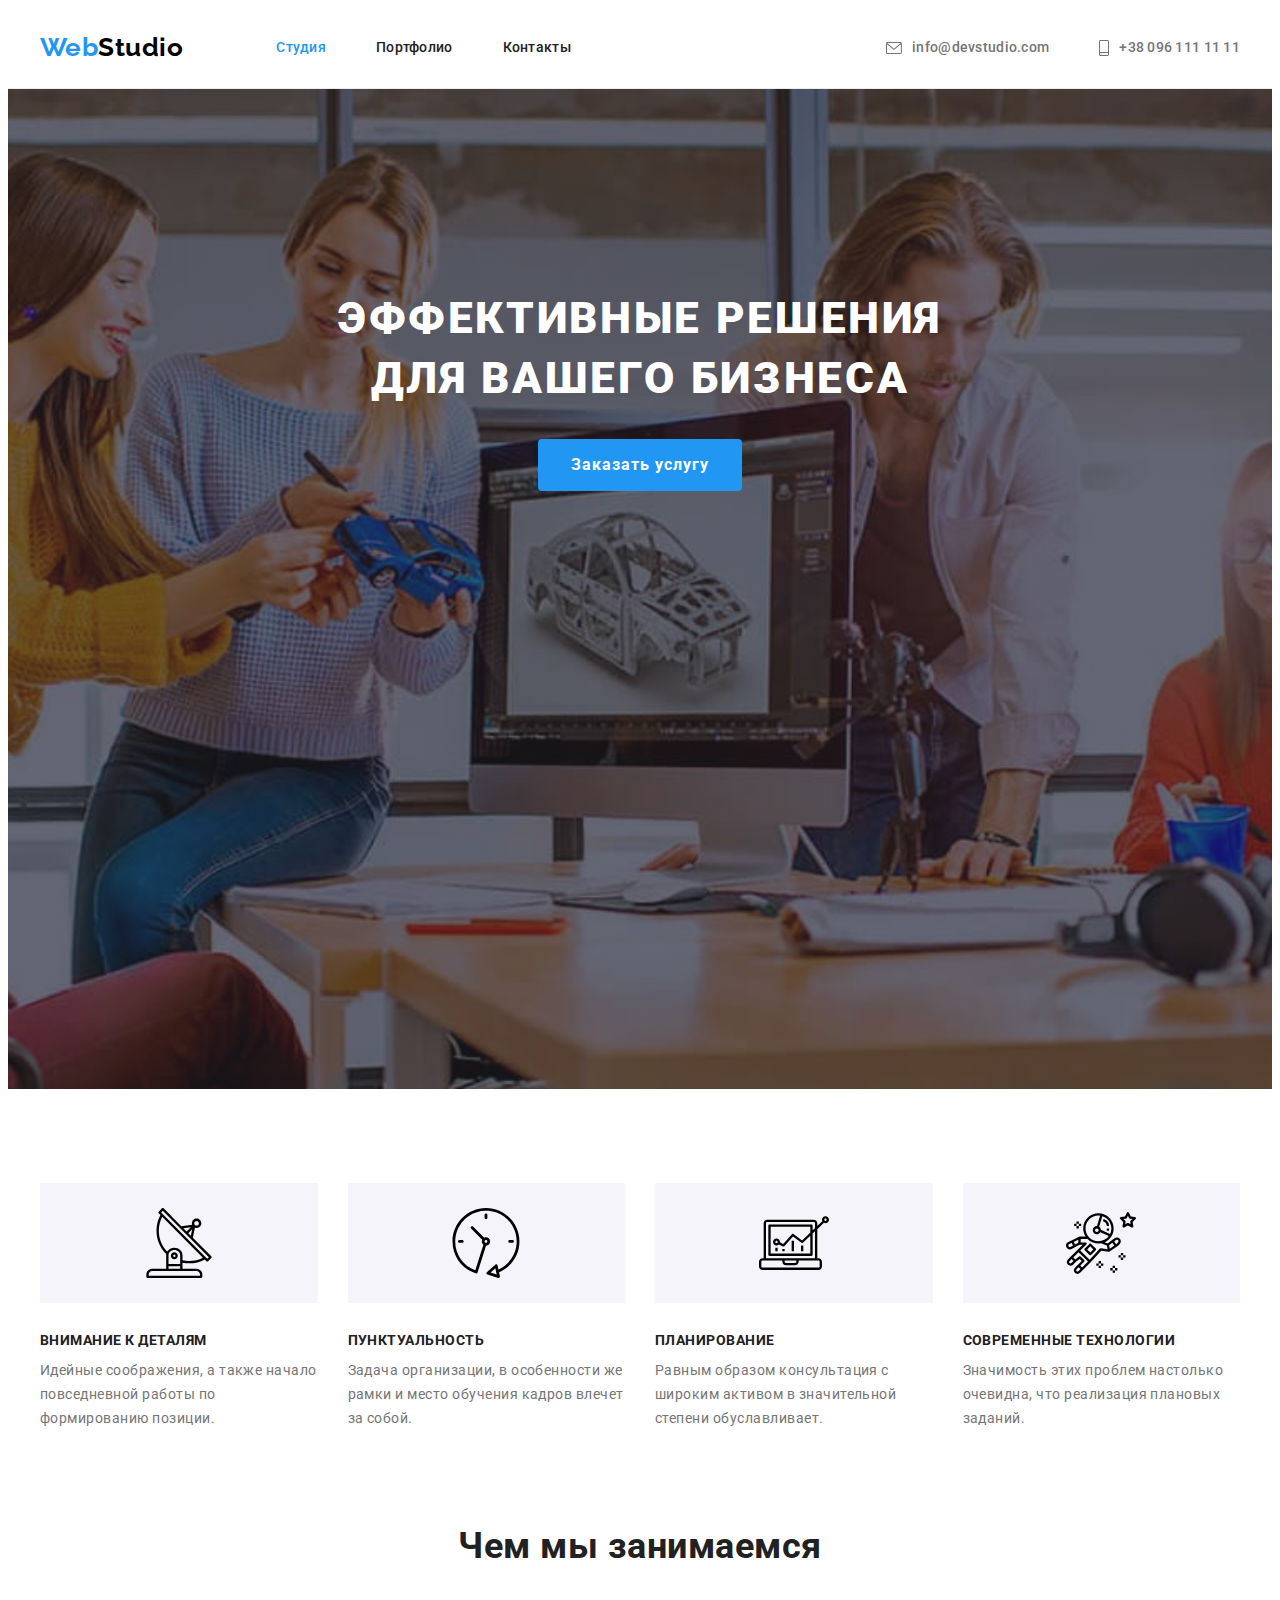
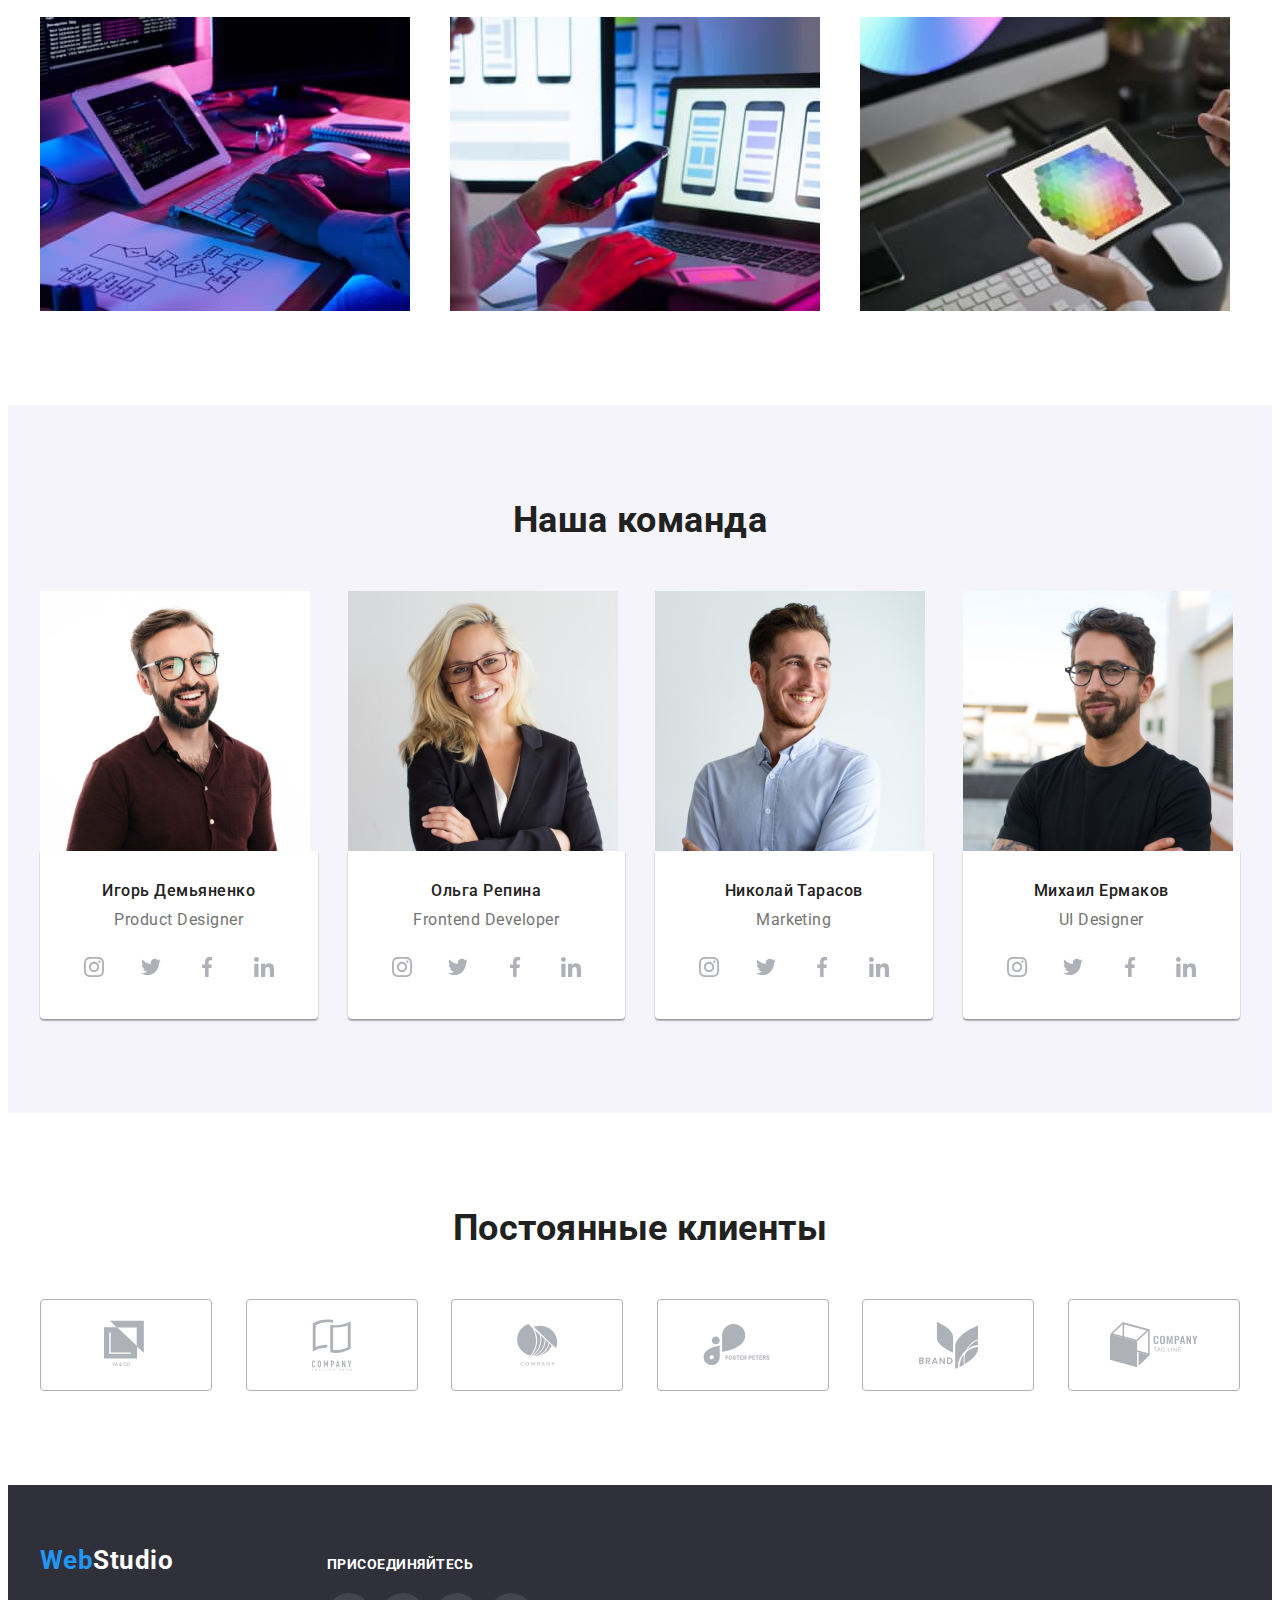
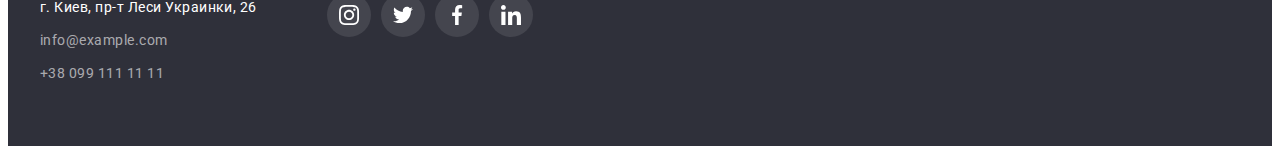
<file: index.html>
<!DOCTYPE html>
<html lang="ru">
<head>
    <meta charset="UTF-8">
    <meta http-equiv="X-UA-Compatible" content="IE=edge">
    <meta name="viewport" content="width=device-width, initial-scale=1.0">
    <title>WebStudio</title>
    <link rel="preconnect" href="https://fonts.gstatic.com">
    <link href="https://fonts.googleapis.com/css2?family=Raleway:wght@700&family=Roboto:wght@400;500;700;900&display=swap"
        rel="stylesheet">
    <link rel="stylesheet" href="https://cdnjs.cloudflare.com/ajax/libs/modern-normalize/1.0.0/modern-normalize.min.css"
        integrity="sha512-ISS7cAi1PEhQ8jnbJpJZMd29NlhNj4AWYyLOSp2CE/CsHxTCu+r+t0D2yoJudVrd0/8fTVPUVDzY5Tvli75u/g=="
        crossorigin="anonymous" />
    <link rel="stylesheet" href="./css/styles.css">
</head>
<body>
    <!-- Header -->
      <header class="header">
        <div class="container flex">
    <nav class="navigation">
        <a class="logo-link link" href="./index.html" lang="en"><span class="logo-blue">Web</span><span
                class="logo-black">Studio</span></a>
        <ul class="navigation-list list">
            <li class="navigation-item"><a class="navigation-link link current" href="./index.html">Студия</a></li>
            <li class="navigation-item"><a class="navigation-link link" href="./portfolio.html">Портфолио</a></li>
            <li class="navigation-item"><a class="navigation-link link" href="">Контакты</a></li>
        </ul>
    </nav>
    <ul class="header-contact-list list">
        <li class="contact">
            
            <a class="contact-link link" href="mailto:info@devstudio.com">
                <svg class="contact-icon" width="16px" height="12px">
                    <use href="./images/sprite.svg#icon-mail"></use>
                </svg>
                info@devstudio.com</a>
        </li>
        <li class="contact">
            
            <a class="contact-link link phone" href="tel:+380961111111">
                <svg class="contact-icon" width="10px" height="16px">
                    <use href="./images/sprite.svg#icon-phone"></use>
                </svg>
                +38 096 111 11 11</a>
        </li>
    </ul>
    </div>
      </header>
    <main>
        <!--HERO-->
        <section class="section hero overlay">
            <div class="container">
            <h1 class="hero-title">
                Эффективные решения <br />
                для вашего бизнеса
            </h1>
            <button type="button" class="hero-button">Заказать услугу</button>
        </div>
        </section>
        <!--Преимущества-->
        <section class="section">
            <!--Заголовок Преимущества нужно скрыть-->
            <div class="container">
            <h2 class="section-title visually-hidden">Преимущества</h2>
            <ul class="list advantages-list">
                <li class="advantages-item">
                    <div class="advantages-icon">
                        <svg class="icon">
                            <use href="./images/sprite.svg#icon-antenna"></use>
                        </svg>
                    </div>
                    <h3 class="advantages">Внимание к деталям</h3>
                    <p class="advantages-text text">
                        Идейные соображения, а также начало повседневной работы по
                        формированию позиции.
                    </p>
                </li>
                <li class="advantages-item">
                    <div class="advantages-icon">
                        <svg class="icon">
                            <use href="./images/sprite.svg#icon-clock"></use>
                        </svg>
                    </div>
                    <h3 class="advantages">Пунктуальность</h3>
                    <p class="advantages-text text">
                        Задача организации, в особенности же рамки и место обучения кадров
                        влечет за собой.
                    </p>
                </li>
                <li class="advantages-item">
                    <div class="advantages-icon">
                        <svg class="icon">
                            <use href="./images/sprite.svg#icon-diagram"></use>
                        </svg>
                    </div>
                    <h3 class="advantages">Планирование</h3>
                    <p class="advantages-text text">
                        Равным образом консультация с широким активом в значительной
                        степени обуславливает.
                    </p>
                </li>
                <li class="advantages-item">
                    <div class="advantages-icon">
                        <svg class="icon">
                            <use href="./images/sprite.svg#icon-astronaut"></use>
                        </svg>
                    </div>
                    <h3 class="advantages">Современные технологии</h3>
                    <p class="advantages-text text">
                        Значимость этих проблем настолько очевидна, что реализация
                        плановых заданий.
                    </p>
                </li>
            </ul>
            </div>
        </section>
        <!--Чем мы занимаемся-->
        <section class="section work">
            <div class="container">
            <h2 class="section-title">Чем мы занимаемся</h2>
            <ul class="list work-list">
                <li class="work-item">
                    <img src="./images/Чем_мы_занимаемся/computer.jpg" width="370" height="294" alt="Десктопные приложения"/>
                </li>
                <li class="work-item">
                    <img src="./images/Чем_мы_занимаемся/phone.jpg" width="370" height="294" alt="Мобильные приложения"/>
                </li>
                <li class="work-item">
                    <img src="./images/Чем_мы_занимаемся/ipad.jpg" width="370" height="294" alt="Дизайнерские решения"/>
                </li>
            </ul>
            </div>
        </section>
        <!--Команда-->
        <section class="section team">
            <div class="container">
            <h2 class="section-title">Наша команда</h2>
            <ul class="list team-list">
                <li class="team-item">
                    <img class="team-photo" src="./images/Команда/Igor_Demjanenko.jpg" width="270" height="260" alt="фото Игорь Демьяненко" />
                    <div class="team-description">
                    <h3 class="team-members">Игорь Демьяненко</h3>
                    <p class="team-text text">Product Designer</p>
                    <ul class="list social-icons-list">
                        <li> <a class="social-link" href="">
                            <svg class="social-icon">
                                <use href="./images/sprite.svg#icon-instagram"></use>
                            </svg>
                            </a>
                        </li>
                        <li> <a class="social-link" href="">
                                <svg class="social-icon">
                                    <use href="./images/sprite.svg#icon-twitter"></use>
                                </svg>
                            </a>
                        </li>
                        <li> <a class="social-link" href="">
                                <svg class="social-icon">
                                    <use href="./images/sprite.svg#icon-facebook"></use>
                                </svg>
                            </a>
                        </li>
                        <li> <a class="social-link" href="">
                                <svg class="social-icon">
                                    <use href="./images/sprite.svg#icon-linkedin"></use>
                                </svg>
                            </a>
                        </li>
                    </ul>
                    </div>
                </li>
                <li class="team-item">
                    <img class="team-photo" src="./images/Команда/Olga_Repina.jpg" width="270" height="260" alt="Фото Ольга Репина" />
                    <div class="team-description">
                    <h3 class="team-members">Ольга Репина</h3>
                    <p class="team-text text">Frontend Developer</p>
                    <ul class="list social-icons-list">
                        <li> <a class="social-link" href="">
                                <svg class="social-icon">
                                    <use href="./images/sprite.svg#icon-instagram"></use>
                                </svg>
                            </a>
                        </li>
                        <li> <a class="social-link" href="">
                                <svg class="social-icon">
                                    <use href="./images/sprite.svg#icon-twitter"></use>
                                </svg>
                            </a>
                        </li>
                        <li> <a class="social-link" href="">
                                <svg class="social-icon">
                                    <use href="./images/sprite.svg#icon-facebook"></use>
                                </svg>
                            </a>
                        </li>
                        <li> <a class="social-link" href="">
                                <svg class="social-icon">
                                    <use href="./images/sprite.svg#icon-linkedin"></use>
                                </svg>
                            </a>
                        </li>
                    </ul>
                    </div>
                </li>
                <li class="team-item">
                    <img class="team-photo" src="./images/Команда/Nikolai_Tarasov.jpg" width="270" height="260" alt="фото Николай Тарасов" />
                    <div class="team-description">
                    <h3 class="team-members">Николай Тарасов</h3>
                    <p class="team-text text">Marketing</p>
                    <ul class="list social-icons-list">
                        <li> <a class="social-link" href="">
                                <svg class="social-icon">
                                    <use href="./images/sprite.svg#icon-instagram"></use>
                                </svg>
                            </a>
                        </li>
                        <li> <a class="social-link" href="">
                                <svg class="social-icon">
                                    <use href="./images/sprite.svg#icon-twitter"></use>
                                </svg>
                            </a>
                        </li>
                        <li> <a class="social-link" href="">
                                <svg class="social-icon">
                                    <use href="./images/sprite.svg#icon-facebook"></use>
                                </svg>
                            </a>
                        </li>
                        <li> <a class="social-link" href="">
                                <svg class="social-icon">
                                    <use href="./images/sprite.svg#icon-linkedin"></use>
                                </svg>
                            </a>
                        </li>
                    </ul>
                    </div>
                </li>
                <li class="team-item">
                    <img class="team-photo" src="./images/Команда/Michail_Ermakov.jpg" width="270" height="260" alt="фото Михаил Ермаков" />
                    <div class="team-description">
                    <h3 class="team-members">Михаил Ермаков</h3>
                    <p class="team-text text">UI Designer</p>
                    <ul class="list social-icons-list">
                        <li> <a class="social-link" href="">
                                <svg class="social-icon">
                                    <use href="./images/sprite.svg#icon-instagram"></use>
                                </svg>
                            </a>
                        </li>
                        <li> <a class="social-link" href="">
                                <svg class="social-icon">
                                    <use href="./images/sprite.svg#icon-twitter"></use>
                                </svg>
                            </a>
                        </li>
                        <li> <a class="social-link" href="">
                                <svg class="social-icon">
                                    <use href="./images/sprite.svg#icon-facebook"></use>
                                </svg>
                            </a>
                        </li>
                        <li> <a class="social-link" href="">
                                <svg class="social-icon">
                                    <use href="./images/sprite.svg#icon-linkedin"></use>
                                </svg>
                            </a>
                        </li>
                    </ul>
                    </div>
                </li>
            </ul>
            </div>
        </section>
        <!-- Постоянные клиенты -->
        <section class="section">
            <div class="container">
                <h2 class="section-title">Постоянные клиенты</h2>
                <ul class="list client-list">
                    <li>
                        <div class="client">
                            <a class="client-link" href="">
                            <svg class="client-icon" width="44px" heith="50px">
                                <use href="./images/sprite.svg#icon-ya-co">

                                </use>
                            </svg>
                            </a>
                        </div>
                    </li>
                    <li>
                        <div class="client">
                            <a class="client-link" href="">
                            <svg class="client-icon"  width="40px" height="52px">
                                <use href="./images/sprite.svg#icon-company-tagline-here">

                                </use>
                            </svg>
                            </a>
                        </div>
                    </li>
                    <li>
                        <div class="client">
                            <a class="client-link" href="">
                            <svg class="client-icon"  width="41px" height="42px">
                                <use href="./images/sprite.svg#icon-company">

                                </use>
                            </svg>
                            </a>
                        </div>
                    </li>
                    <li>
                        <div class="client">
                            <a class="client-link" href="">
                            <svg class="client-icon"  width="80px" height="42px">
                                <use href="./images/sprite.svg#icon-poster-peters">

                                </use>
                            </svg>
                            </a>
                        </div>
                    </li>
                    <li>
                        <div class="client">
                            <a class="client-link" href="">
                            <svg class="client-icon"  width="59px" height="47px">
                                <use href="./images/sprite.svg#icon-brend">

                                </use>
                            </svg>
                            </a>
                        </div>
                    </li>
                    <li>
                        <div class="client">
                            <a class="client-link" href="">
                            <svg class="client-icon"  width="88px" height="46px">
                                <use href="./images/sprite.svg#icon-company-tag-line">

                                </use>
                            </svg>
                            </a>
                        </div>
                    </li>
                </ul>
            </div>
        </section>
    </main>
    <footer class="footer">
        <div class="footer-container container">
        <address class="address">
            <a class="link footer-logo" href="./index.html" lang="en"> <span class="logo-blue">Web</span><span class="logo-white">Studio</span></a>
            <a class="link map" href="https://goo.gl/maps/Tw7981RMNoWtG4n59" target="_blank" rel="noopener noreferrer">г. Киев, пр-т Леси Украинки, 26</a>
            <a class="link footer-mail" href="mailto:info@example.com">info@example.com</a>
            <a class="link footer-tel" href="tel:+380991111111">+38 099 111 11 11</a>
        </address>
        <div class="footer-social-links">
            <h3 class="footer-title">Присоединяйтесь</h3>
            <ul class="list footer-social-icons-list">
                <li class="footer-social-item"> <a class="footer-social-link" href="">
                        <svg class="social-icon">
                            <use href="./images/sprite.svg#icon-instagram"></use>
                        </svg>
                    </a>
                </li>
                <li class="footer-social-item"> <a class="footer-social-link" href="">
                        <svg class="social-icon">
                            <use href="./images/sprite.svg#icon-twitter"></use>
                        </svg>
                    </a>
                </li>
                <li class="footer-social-item"> <a class="footer-social-link" href="">
                        <svg class="social-icon">
                            <use href="./images/sprite.svg#icon-facebook"></use>
                        </svg>
                    </a>
                </li>
                <li class="footer-social-item"> <a class="footer-social-link" href="">
                        <svg class="social-icon">
                            <use href="./images/sprite.svg#icon-linkedin"></use>
                        </svg>
                    </a>
                </li>
            </ul>
        </div>
        </div>
        
    </footer>

</body>
</html>
</file>
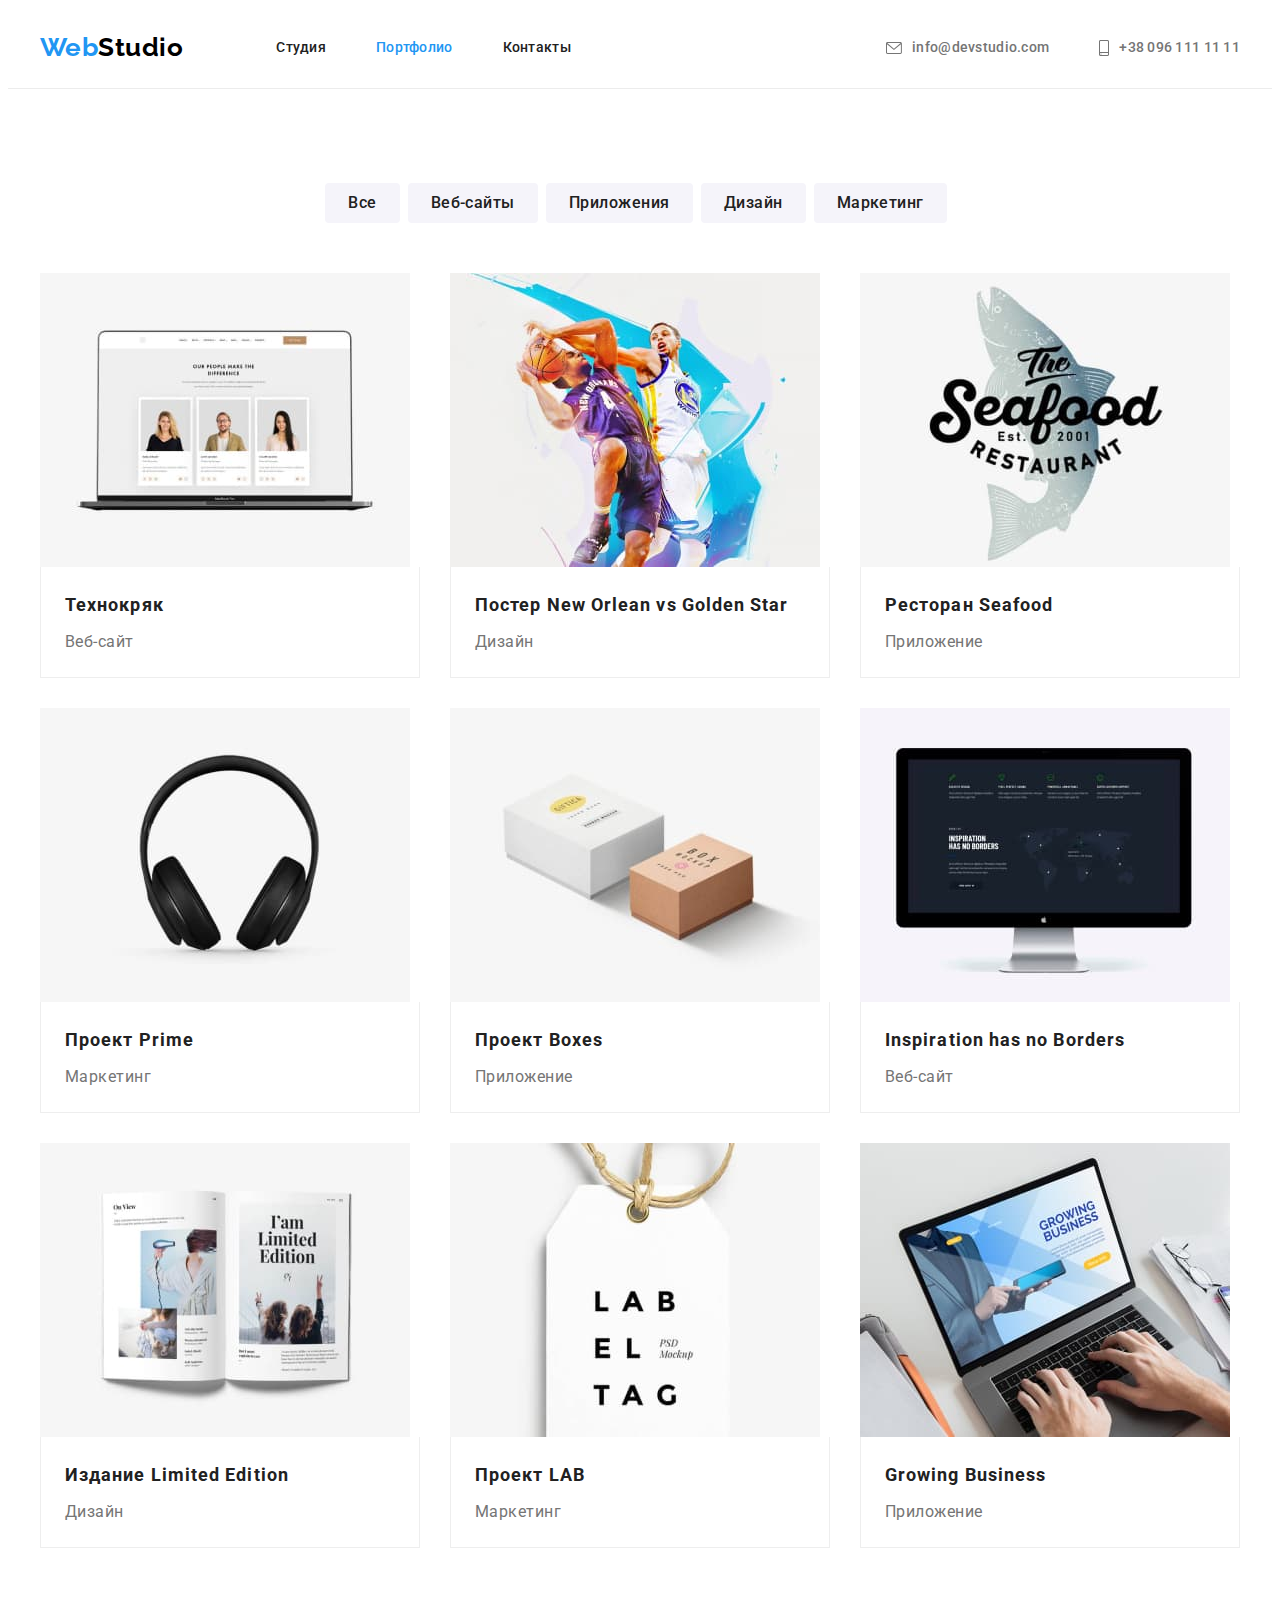
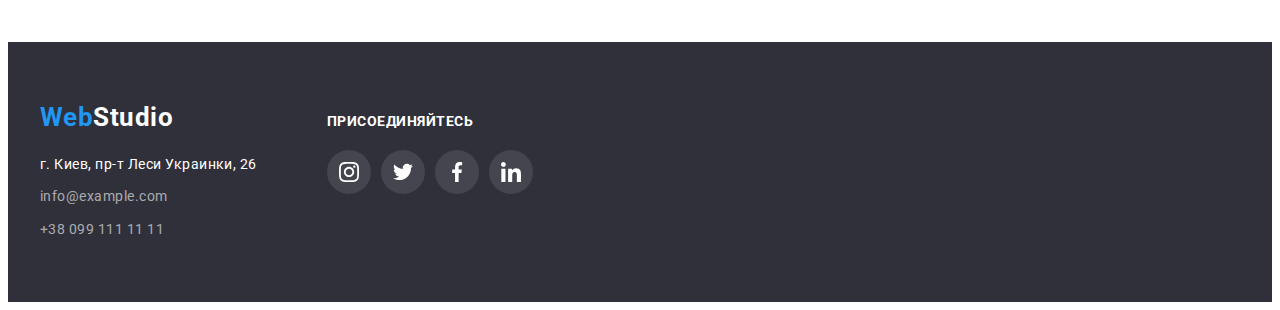
<file: portfolio.html>
<!DOCTYPE html>
<html lang="ru">
 <head>
    <meta charset="UTF-8">
    <meta http-equiv="X-UA-Compatible" content="IE=edge">
    <meta name="viewport" content="width=device-width, initial-scale=1.0">
    <title>WebStudio</title>
    <link rel="preconnect" href="https://fonts.gstatic.com">
    <link href="https://fonts.googleapis.com/css2?family=Raleway:wght@700&family=Roboto:wght@400;500;700;900&display=swap"
        rel="stylesheet">
    <link rel="stylesheet" href="https://cdnjs.cloudflare.com/ajax/libs/modern-normalize/1.0.0/modern-normalize.min.css"
        integrity="sha512-ISS7cAi1PEhQ8jnbJpJZMd29NlhNj4AWYyLOSp2CE/CsHxTCu+r+t0D2yoJudVrd0/8fTVPUVDzY5Tvli75u/g=="
        crossorigin="anonymous" />
    <link rel="stylesheet" href="./css/styles.css">
    </head>
    <body>
    <!-- Header -->
    <header class="header">
        <div class="container flex">
            <nav class="navigation">
                <a class="logo-link link" href="./index.html" lang="en"><span class="logo-blue">Web</span><span
                        class="logo-black">Studio</span></a>
                <ul class="navigation-list list">
                    <li class="navigation-item"><a class="navigation-link link" href="./index.html">Студия</a></li>
                    <li class="navigation-item"><a class="navigation-link link current" href="./portfolio.html">Портфолио</a></li>
                    <li class="navigation-item"><a class="navigation-link link" href="">Контакты</a></li>
                </ul>
            </nav>
            <ul class="header-contact-list list">
                <li class="contact">
    
                    <a class="contact-link link" href="mailto:info@devstudio.com">
                        <svg class="contact-icon" width="16px" height="12px">
                            <use href="./images/sprite.svg#icon-mail"></use>
                        </svg>
                        info@devstudio.com</a>
                </li>
                <li class="contact">
    
                    <a class="contact-link link phone" href="tel:+380961111111">
                        <svg class="contact-icon" width="10px" height="16px">
                            <use href="./images/sprite.svg#icon-phone"></use>
                        </svg>
                        +38 096 111 11 11</a>
                </li>
            </ul>
        </div>
    </header>
    <main>
        
        <section class="portfolio">
            <div class="container">
        <h1 class="visually-hidden">Портфолио</h1>
        <ul class="list filter-list">
            <li class="filter-item"><button class="filter" type="button">Все</button></li>
            <li class="filter-item"><button class="filter" type="button">Веб-сайты</button></li>
            <li class="filter-item"><button class="filter" type="button">Приложения</button></li>
            <li class="filter-item"><button class="filter" type="button">Дизайн</button></li>
            <li class="filter-item"><button class="filter" type="button">Маркетинг</button></li>
        </ul>
        <ul class="list project-list">
            <li class="project-item">
                <a class="projects link" href="">
                    <img class="project-photo" src="./images/Portfolio/tehnokryak.jpg" alt="страница-сайта" width="370" height="294"> 
                    <div class="project-description">
                        <h2 class="project">Технокряк</h2>
                        <p class="project-text text">Веб-сайт</p>
                    </div>
                </a>
            </li>
            <li class="project-item">
                <a class="projects link" href="">
                    <img class="project-photo" src="./images/Portfolio/new-orlean.jpg" alt="баскетболисты" width="370" height="294"> 
                    <div class="project-description">
                        <h2 class="project">Постер New Orlean vs Golden Star</h2>
                        <p class="project-text text">Дизайн</p>
                    </div>
                </a>
            </li>
            <li class="project-item">
                <a class="projects link" href="">
                    <img class="project-photo" src="./images/Portfolio/seafood.jpg" alt="лого-ресторана" width="370" height="294">
                       
                    <div class="project-description">
                        <h2 class="project">Ресторан Seafood</h2>
                        <p class="project-text text">Приложение</p>
                    </div>
                </a>
            </li>
            <li class="project-item">
                <a class="projects link" href="">
                    <img class="project-photo" src="./images/Portfolio/prime.jpg" alt="наушники" width="370" height="294">
                       
                    <div class="project-description">
                        <h2 class="project">Проект Prime</h2>
                        <p class="project-text text">Маркетинг</p>
                    </div>
                </a>
            </li>
            <li class="project-item">
                <a class="projects link" href="">
                    <img class="project-photo" src="./images/Portfolio/boxes.jpg" alt="коробки" width="370" height="294">
                       
                    <div class="project-description">
                        <h2 class="project">Проект Boxes</h2>
                        <p class="project-text text">Приложение</p>
                    </div>
                </a>
            </li>
            <li class="project-item">
                <a class="projects link" href="">
                    <img class="project-photo" src="./images/Portfolio/no-borders.jpg" alt="экран-монитора" width="370" height="294">
                       
                    <div class="project-description">
                        <h2 class="project">Inspiration has no Borders</h2>
                        <p class="project-text text">Веб-сайт</p>
                    </div>
                </a>
            </li>
            <li class="project-item">
                <a class="projects link" href="">
                    <img class="project-photo" src="./images/Portfolio/limited-edition.jpg" alt="разворот-журнала" width="370" height="294">
                       
                    <div class="project-description">
                        <h2 class="project">Издание Limited Edition</h2>
                        <p class="project-text text">Дизайн</p>
                    </div>
                </a>
            </li>
            <li class="project-item">
                <a class="projects link" href="">
                    <img class="project-photo" src="./images/Portfolio/lab.jpg" alt="лого-проекта" width="370" height="294">
                       
                    <div class="project-description">
                        <h2  class="project">Проект LAB</h2>
                        <p class="project-text text">Маркетинг</p>
                    </div>
                </a>
            </li>
            <li class="project-item">
                <a class="link projects" href="">
                    <img class="project-photo" src="./images/Portfolio/growing-business.jpg" alt="работа-за-ноутбуком" width="370" height="294">
                       
                    <div class="project-description">
                        <h2 class="project">Growing Business</h2>
                        <p class="project-text text">Приложение</p>
                    </div>
                </a>
            </li>
        </ul>
    </div>
        </section>
        
    </main>
    <footer class="footer">
        <div class="footer-container container">
            <address class="address">
                <a class="link footer-logo" href="./index.html" lang="en"> <span class="logo-blue">Web</span><span
                        class="logo-white">Studio</span></a>
                <a class="link map" href="https://goo.gl/maps/Tw7981RMNoWtG4n59" target="_blank"
                    rel="noopener noreferrer">г. Киев, пр-т Леси Украинки, 26</a>
                <a class="link footer-mail" href="mailto:info@example.com">info@example.com</a>
                <a class="link footer-tel" href="tel:+380991111111">+38 099 111 11 11</a>
            </address>
            <div class="footer-social-links">
                <h3 class="footer-title">Присоединяйтесь</h3>
                <ul class="list footer-social-icons-list">
                    <li class="footer-social-item"> <a class="footer-social-link" href="">
                            <svg class="social-icon">
                                <use href="./images/sprite.svg#icon-instagram"></use>
                            </svg>
                        </a>
                    </li>
                    <li class="footer-social-item"> <a class="footer-social-link" href="">
                            <svg class="social-icon">
                                <use href="./images/sprite.svg#icon-twitter"></use>
                            </svg>
                        </a>
                    </li>
                    <li class="footer-social-item"> <a class="footer-social-link" href="">
                            <svg class="social-icon">
                                <use href="./images/sprite.svg#icon-facebook"></use>
                            </svg>
                        </a>
                    </li>
                    <li class="footer-social-item"> <a class="footer-social-link" href="">
                            <svg class="social-icon">
                                <use href="./images/sprite.svg#icon-linkedin"></use>
                            </svg>
                        </a>
                    </li>
                </ul>
            </div>
        </div>
    
    </footer>
    
    </body>
</html>
</file>
<file: css/styles.css>
/* основной цвет текста #212121 */

/* вторичный цвет текста #757575 */

/* акцент #2196F3 */

/* белый #FFFFFF */

/* черный #000000 */

/* фон #ffffff */

/* вторичный цвет фона #F5F4FA */

/* хедер/футер фон #2F303A */

/* контакты в футере rgba(255, 255, 255, 0.6) */

/* основной шрифт Roboto */

/* вторичный шрифт Raleway */

:root {
  --main-font: "Roboto", sans-serif;
  --secondary-font: "Raleway", sans-serif;
  --main-text-color: #212121;
  --secondary-text-color: #757575;
  --accent-color: #2196f3;
  --white-color: #ffffff;
  --header-footer-bgc: #2f303a;
  --secondary-bgc: #f5f4fa;
}

h1,
h2,
h3,
h4,
h5,
h6 {
  margin: 0;
}

ul,
ol {
  margin: 0;
  padding: 0;
}

img {
  display: block;
}

p {
  margin: 0;
}

body {
  background-color: var(--white-color);
  color: var(--main-text-color);

  font-family: var(--main-font);
  letter-spacing: 0.03em;
}

/* ============= COMPONENTS ============= */
.link {
  text-decoration: none;

  font-style: normal;
}

.list {
  list-style: none;
}

.text {
  color: var(--secondary-text-color);
}

address {
  font-style: normal;
}

.section {
  padding: 94px 0;
}

.section-title {
  margin-bottom: 50px;

  font-weight: 700;
  font-size: 36px;
  line-height: 1.17;
  text-align: center;
}

button {
  cursor: pointer;
}

.container {
  width: 1200px;
  padding-left: 15px;
  padding-right: 15px;
  margin: 0 auto;

  /* outline: 2px solid tomato; */
}

.visually-hidden {
  position: absolute !important;
  clip: rect(1px 1px 1px 1px); /* IE6, IE7 */
  clip: rect(1px, 1px, 1px, 1px);
  padding: 0 !important;
  border: 0 !important;
  height: 1px !important;
  width: 1px !important;
  overflow: hidden;
}

/* ============= END COMPONENTS ============= */

/* ============= HEADER ============= */

.logo-blue {
  color: var(--accent-color);
}

.logo-black {
  color: #000000;
}

.logo-white {
  color: var(--white-color);
}

.logo-link {
  font-family: Raleway;
  font-weight: 700;
  font-size: 26px;
  line-height: 1.2;
}

.navigation {
  display: flex;
  align-items: center;
}

.navigation-list {
  display: flex;

  margin-left: 93px;
}

.navigation-link {
  display: block;
  padding-top: 32px;
  padding-bottom: 32px;

  color: var(--main-text-color);

  font-weight: 500;
  font-size: 14px;
  line-height: 1.14;
  letter-spacing: 0.02em;
}

.navigation-link:hover,
.navigation-link:focus {
  color: var(--accent-color);
}

.navigation-item {
  /* outline: 1px solid tomato; */
}

.navigation-item:not(:last-child) {
  margin-right: 50px;
}

.header-contact-list {
  display: flex;
  justify-content: center;
  margin-left: auto;
}

.header-contact-list .link {
  display: inline-flex;
  align-items: center;

  color: var(--secondary-text-color);

  font-weight: 500;
  font-size: 14px;
  line-height: 1.14;
  letter-spacing: 0.02em;
}

.contact {
  display: flex;
  align-items: center;
}

.contact-icon {
  fill: var(--secondary-text-color);

  margin-right: 10px;
}

.contact:not(:last-child) {
  margin-right: 50px;
}

.contact-link:hover,
.contact-link:focus {
  color: var(--accent-color);
}

.contact-link:hover svg,
.contact-link:focus svg {
  fill: var(--accent-color);
}

.current {
  color: var(--accent-color);
}

.header .flex {
  display: flex;
  align-items: center;
}

.header {
  border-bottom: 1px solid #ececec;
}

/* ============= END HEADER ============= */

/* ============= HERO ============= */

.hero {
  padding: 200px 0;
  text-align: center;

  background-color: #c4c4c4;
}

.hero .container {
  text-align: center;
}

.hero-title {
  margin-bottom: 30px;

  color: var(--white-color);

  font-weight: 900;
  font-size: 44px;
  line-height: 1.36;
  letter-spacing: 0.06em;
  text-transform: uppercase;
}

.hero-button {
  min-width: 200px;
  padding: 10px 32px;
  border: 1px solid transparent;
  border-radius: 4px;

  color: var(--white-color);
  background-color: var(--accent-color);

  font-family: inherit;
  font-weight: 700;
  font-size: 16px;
  line-height: 1.88;
  text-align: center;
  letter-spacing: 0.06em;
}

.overlay {
  max-width: 1600px;
  height: 600px;
  margin-left: auto;
  margin-right: auto;

  background-image: linear-gradient(
      to right,
      rgba(47, 48, 58, 0.4),
      rgba(47, 48, 58, 0.4)
    ),
    url(../images/Overlay/overlay_img.jpg);
  background-repeat: no-repeat;
  background-position: center;
  background-size: cover;
}

/* ============= END HERO ============= */

/* ============= ADVANTAGES ============= */

.advantages-list {
  display: flex;
}

.advantages-item {
  width: calc((100% - 90px) / 4);
  margin-right: 30px;

  justify-content: flex-start;
}

.advantages-item:last-child {
  margin-right: 0;
}

.advantages-icon {
  display: inline-flex;
  width: 100%;
  height: 120px;
  background-color: var(--secondary-bgc);
  align-items: center;
  justify-content: center;

  margin-bottom: 30px;
}

.icon {
  width: 70px;
  height: 70px;
}

.advantages {
  margin-bottom: 10px;

  font-weight: 700;
  font-size: 14px;
  line-height: 1.14;
  text-transform: uppercase;
}

.advantages-text {
  font-size: 14px;
  line-height: 1.71;
}

/* ============= END ADVANTAGES ============= */
/* ============= WORK =============*/

.work-list {
  display: flex;
}

.work-item {
  width: calc((100% - 60px) / 3);
  margin-right: 30px;
}

.work-item.work-item:last-child {
  margin-right: 0;
}

.work {
  padding-top: 0;
}
/* ============= END WORK =============*/
/* ============= TEAM ============= */

.team {
  background-color: var(--secondary-bgc);
}

.team-list {
  display: flex;
}

.team-item {
  width: calc((100% - 90px) / 4);
  margin-right: 30px;
}

.team-item:last-child {
  margin-right: 0;
}

.team-members {
  margin-bottom: 10px;

  font-weight: 500;
  font-size: 16px;
  line-height: 1.19;
  text-align: center;
}

.team-text {
  margin-bottom: 16px;

  font-size: 16px;
  line-height: 1.19;
  text-align: center;
}

.team-description {
  padding-top: 30px;
  padding-bottom: 30px;

  box-shadow: 0px 1px 3px rgba(0, 0, 0, 0.12), 0px 1px 1px rgba(0, 0, 0, 0.14),
    0px 2px 1px rgba(0, 0, 0, 0.2);
  border-radius: 0px 0px 4px 4px;

  background-color: var(--white-color);
}

.social-icons-list {
  display: flex;
  align-items: center;
  justify-content: space-between;

  padding-left: 32px;
  padding-right: 32px;
}

.social-link {
  display: flex;
  justify-content: center;
  align-items: center;
  fill: #afb1b8;

  width: 44px;
  height: 44px;
  border-radius: 50%;
}

.social-link:hover,
.social-link:focus {
  background-color: var(--accent-color);
  fill: var(--white-color);
}

.social-icon {
  width: 20px;
  height: 20px;
}

/* ============= END TEAM ============= */

/* ============= CLIENT ============= */
/* ============= END CLIENT ============= */

.client-list {
  display: flex;
  justify-content: space-between;
}

.client {
  width: 170px;
  height: 90px;

  border: 1px solid #afb1b8;
  border-radius: 4px;
}

.client-link {
  display: flex;
  justify-content: center;
  align-items: center;

  width: 100%;
  height: 100%;
}

.client:hover,
.client:focus {
  border-color: var(--accent-color);
}

.client-link {
  fill: #afb1b8;
}

.client-link:hover,
.client-link:focus {
  fill: var(--accent-color);
}

/* ============= PORTFOLIO =============*/

.portfolio {
  padding-top: 94px;
  padding-bottom: 94px;
}

.project-list {
  display: flex;
  flex-wrap: wrap;
  margin: -15px;
}

.project-item {
  width: calc((100% - 90px) / 3);
  margin: 15px;
}

.projects {
  display: block;
}

.projects:hover,
.projects:focus {
  box-shadow: 0px 1px 1px rgba(0, 0, 0, 0.12), 0px 4px 4px rgba(0, 0, 0, 0.06),
    1px 4px 6px rgba(0, 0, 0, 0.16);
}

.project-description {
  border: 1px solid #eeeeee;
}

.project-description {
  border-top: transparent;
}

.filter-list {
  display: flex;
  justify-content: center;

  margin-bottom: 50px;
}

.filter {
  padding: 6px 22px;

  border: 1px solid transparent;
  border-radius: 4px;
  color: var(--main-text-color);
  background-color: var(--secondary-bgc);

  font-family: inherit;
  font-weight: 500;
  font-size: 16px;
  line-height: 1.62;
  text-align: center;
  letter-spacing: 0.03em;
}

.filter-item {
  margin-right: 8px;
}

.filter:last-child {
  margin-right: 0;
}

.filter:hover,
.filter:focus {
  color: var(--white-color);
  background-color: var(--accent-color);

  box-shadow: 0px 3px 1px rgba(0, 0, 0, 0.1), 0px 1px 2px rgba(0, 0, 0, 0.08),
    0px 2px 2px rgba(0, 0, 0, 0.12);
}

.project {
  padding: 20px 24px 0px 24px;
  margin-bottom: 4px;

  color: var(--main-text-color);
  font-weight: 700;
  font-size: 18px;
  line-height: 2;
  letter-spacing: 0.06em;
}

.project-text {
  padding: 0 24px 20px 24px;

  font-size: 16px;
  line-height: 1.87;
}

/* ============= END PORTFOLIO =============*/
/* ============= FOOTER ============= */
.footer {
  background-color: var(--header-footer-bgc);
}

.footer-container {
  display: flex;

  padding: 60px 0;
}

.address {
  margin-right: 70px;
}

.address .link {
  display: block;
}

.map {
  margin-bottom: 9px;

  color: var(--white-color);

  font-size: 14px;
  line-height: 1.71;
}

.footer-mail {
  margin-bottom: 9px;
}

.footer-mail,
.footer-tel {
  color: rgba(255, 255, 255, 0.6);

  font-size: 14px;
  line-height: 1.71;
}

.footer-logo {
  margin-bottom: 20px;

  font-weight: 700;
  font-size: 26px;
  line-height: 1.19;
}

.footer-title {
  margin-bottom: 20px;
  padding-top: 12px;

  color: var(--white-color);
  font-weight: 700;
  font-size: 14px;
  line-height: 1.14;
  text-transform: uppercase;
}

.footer-social-icons-list {
  display: flex;
  align-items: center;
  justify-content: space-between;
}

.footer-social-link {
  display: flex;
  justify-content: center;
  align-items: center;
  fill: var(--white-color);
  background-color: rgba(255, 255, 255, 0.1);

  width: 44px;
  height: 44px;
  border-radius: 50%;
}

.footer-social-item:not(:last-child) {
  margin-right: 10px;
}

.footer-social-link:hover,
.footer-social-link:focus {
  background-color: var(--accent-color);
  fill: var(--white-color);
}

/* ============= END FOOTER ============= */
</file>
